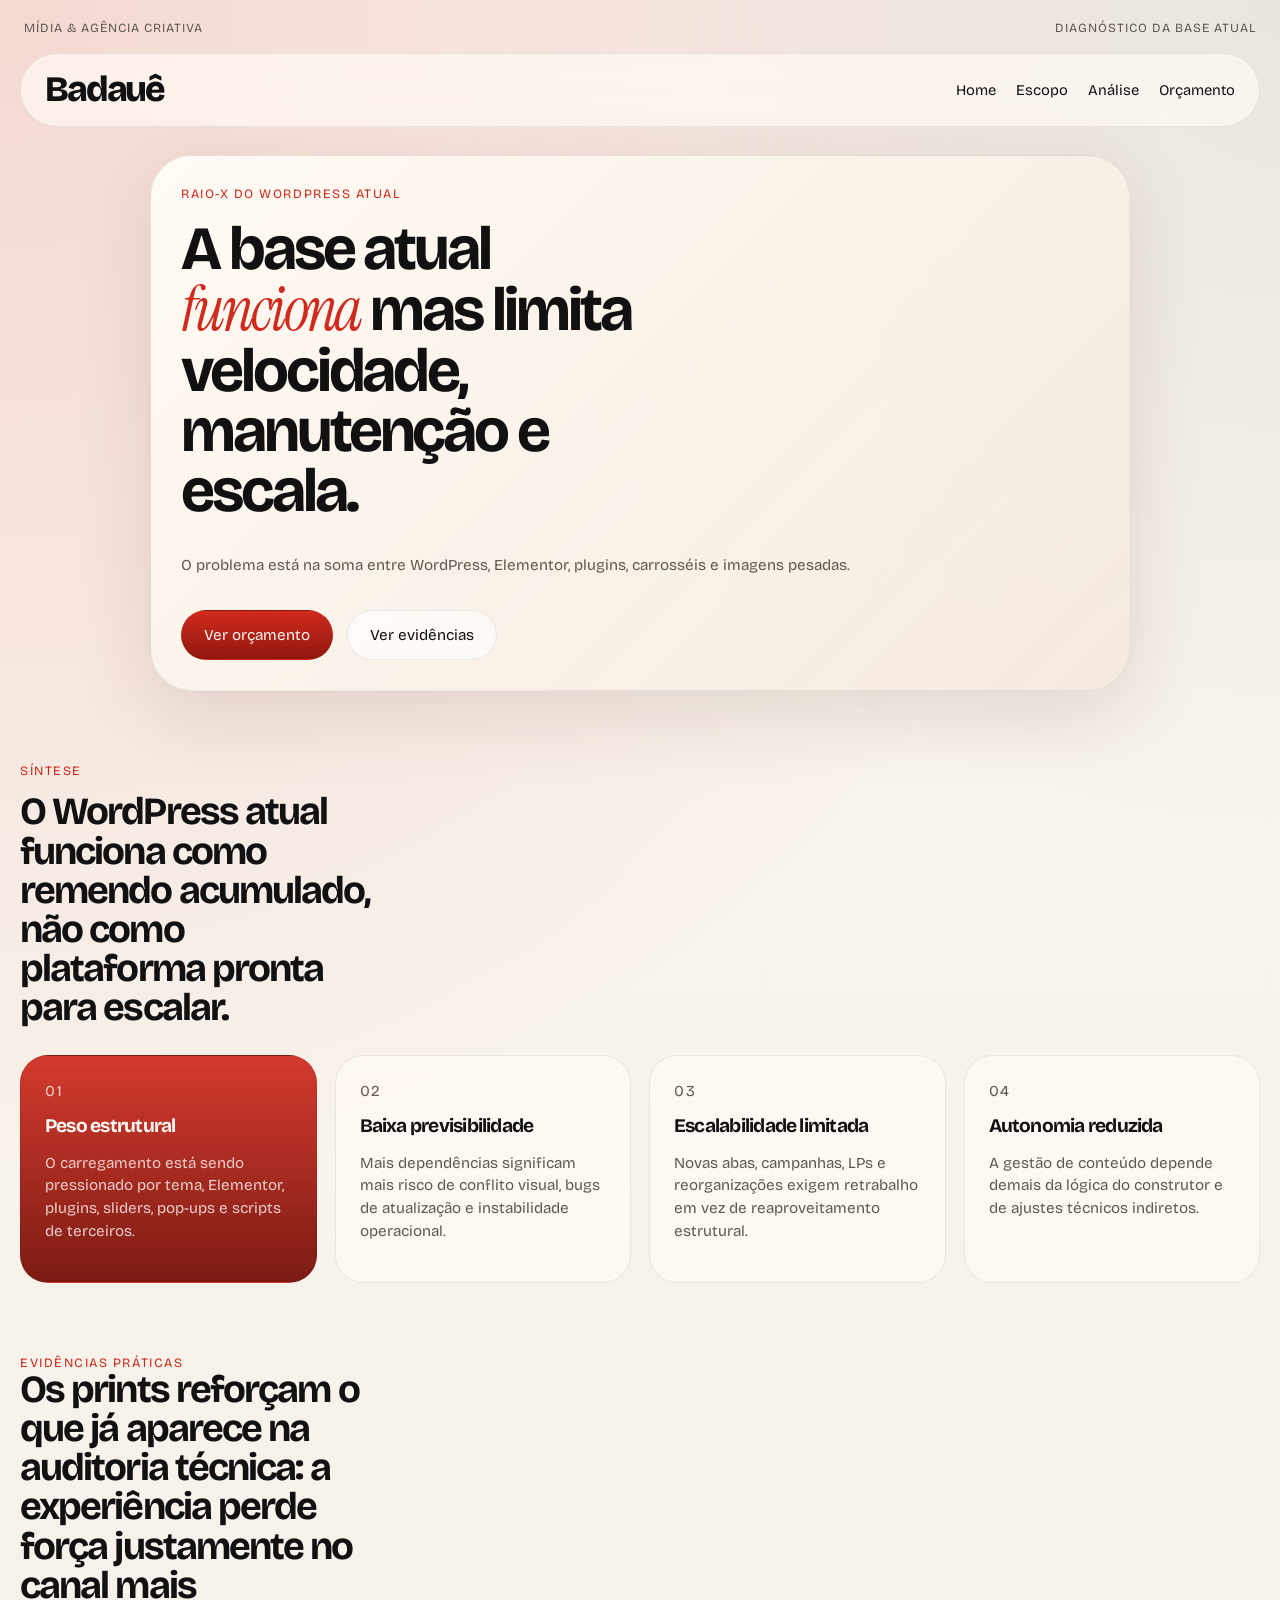
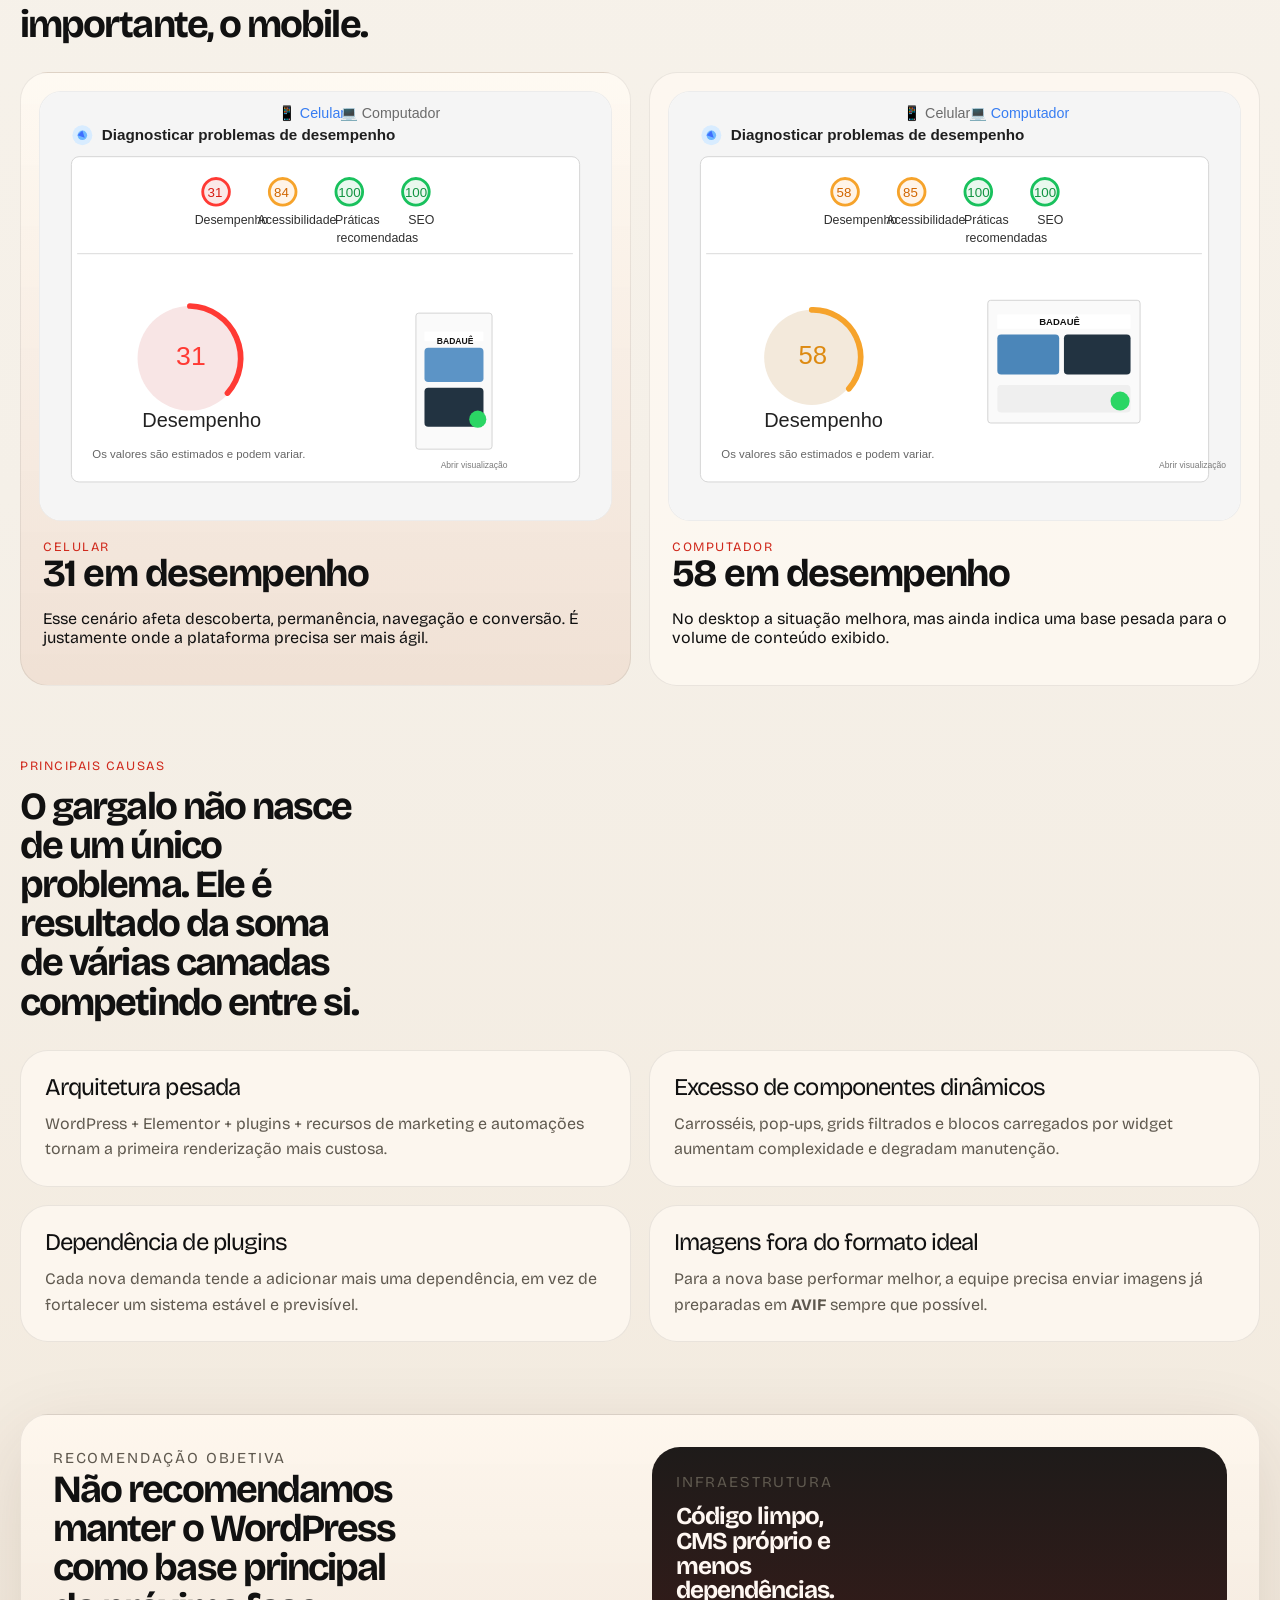
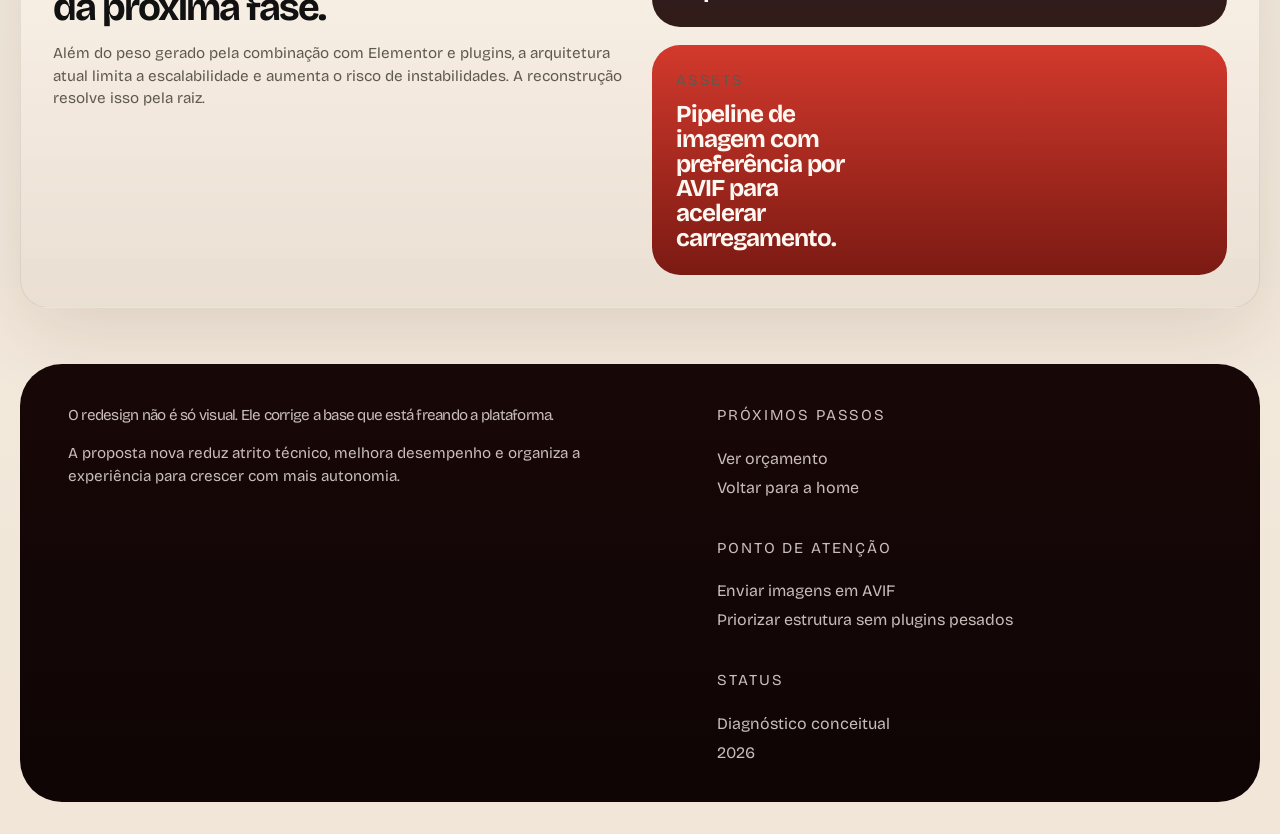
<file: analise.html>
<!DOCTYPE html>
<html lang="pt-BR">
  <head>
    <meta charset="UTF-8" />
    <meta name="viewport" content="width=device-width, initial-scale=1.0" />
    <title>Análise do Site Atual - Badauê</title>
    <meta
      name="description"
      content="Diagnóstico do site atual em WordPress: gargalos de performance, limitações de escalabilidade e recomendações para a nova base."
    />
    <link
      rel="icon"
      href="data:image/svg+xml,%3Csvg xmlns='http://www.w3.org/2000/svg' viewBox='0 0 64 64'%3E%3Crect width='64' height='64' rx='14' fill='%23111111'/%3E%3Ctext x='50%25' y='54%25' text-anchor='middle' font-family='Arial' font-size='28' fill='%23fff7f2'%3EB%3C/text%3E%3C/svg%3E"
    />
    <link rel="preconnect" href="https://fonts.googleapis.com" />
    <link rel="preconnect" href="https://fonts.gstatic.com" crossorigin />
    <link
      href="https://fonts.googleapis.com/css2?family=Bricolage+Grotesque:wght@400;500;700;800&family=Instrument+Serif:ital@0;1&display=swap"
      rel="stylesheet"
    />
    <link rel="stylesheet" href="./styles.css" />
  </head>
  <body>
    <div class="page-shell">
      <header class="site-header">
        <div class="eyebrow">
          <span>Mídia & Agência Criativa</span>
          <span>Diagnóstico da base atual</span>
        </div>
        <div class="site-header__bar">
          <a class="site-logo" href="./index.html" aria-label="Badauê">
            <span class="site-logo__mark">Badauê</span>
          </a>
          <button class="menu-toggle" type="button" aria-expanded="false" aria-controls="site-nav">
            Menu
          </button>
          <nav id="site-nav" class="site-nav" aria-label="Principal">
            <a href="./index.html">Home</a>
            <a href="./escopo.html">Escopo</a>
            <a href="./analise.html">Análise</a>
            <a href="./orcamento.html">Orçamento</a>
          </nav>
        </div>
      </header>

      <main>
        <section class="hero hero--inner">
          <div class="hero__copy">
            <p class="section-kicker">Raio-x do WordPress atual</p>
            <h1>
              A base atual
              <span>funciona</span>
              mas limita velocidade, manutenção e escala.
            </h1>
            <p class="hero__lede">
              O problema está na soma entre WordPress, Elementor, plugins, carrosséis e imagens pesadas.
            </p>
            <div class="hero__actions">
              <a class="button button--primary" href="./orcamento.html">Ver orçamento</a>
              <a class="button button--ghost" href="#evidencias">Ver evidências</a>
            </div>
          </div>
        </section>

        <section class="section">
          <div class="section__intro">
            <p class="section-kicker">Síntese</p>
            <h2>O WordPress atual funciona como remendo acumulado, não como plataforma pronta para escalar.</h2>
          </div>
          <div class="entry-grid">
            <article class="entry-card entry-card--accent">
              <p class="entry-card__index">01</p>
              <h3>Peso estrutural</h3>
              <p>O carregamento está sendo pressionado por tema, Elementor, plugins, sliders, pop-ups e scripts de terceiros.</p>
            </article>
            <article class="entry-card">
              <p class="entry-card__index">02</p>
              <h3>Baixa previsibilidade</h3>
              <p>Mais dependências significam mais risco de conflito visual, bugs de atualização e instabilidade operacional.</p>
            </article>
            <article class="entry-card">
              <p class="entry-card__index">03</p>
              <h3>Escalabilidade limitada</h3>
              <p>Novas abas, campanhas, LPs e reorganizações exigem retrabalho em vez de reaproveitamento estrutural.</p>
            </article>
            <article class="entry-card">
              <p class="entry-card__index">04</p>
              <h3>Autonomia reduzida</h3>
              <p>A gestão de conteúdo depende demais da lógica do construtor e de ajustes técnicos indiretos.</p>
            </article>
          </div>
        </section>

        <section class="section" id="evidencias">
          <div class="section__intro section__intro--split">
            <div>
              <p class="section-kicker">Evidências práticas</p>
              <h2>Os prints reforçam o que já aparece na auditoria técnica: a experiência perde força justamente no canal mais importante, o mobile.</h2>
            </div>
          </div>
          <div class="audit-grid">
            <article class="audit-card audit-card--spotlight">
              <div class="audit-card__media">
                <img src="./assets/lighthouse-mobile.svg" alt="Print de Lighthouse mobile com nota 31" />
              </div>
              <div class="audit-card__content">
                <p class="section-kicker">Celular</p>
                <h3>31 em desempenho</h3>
                <p>Esse cenário afeta descoberta, permanência, navegação e conversão. É justamente onde a plataforma precisa ser mais ágil.</p>
              </div>
            </article>
            <article class="audit-card">
              <div class="audit-card__media">
                <img src="./assets/lighthouse-desktop.svg" alt="Print de Lighthouse desktop com nota 58" />
              </div>
              <div class="audit-card__content">
                <p class="section-kicker">Computador</p>
                <h3>58 em desempenho</h3>
                <p>No desktop a situação melhora, mas ainda indica uma base pesada para o volume de conteúdo exibido.</p>
              </div>
            </article>
          </div>
        </section>

        <section class="section">
          <div class="section__intro">
            <p class="section-kicker">Principais causas</p>
            <h2>O gargalo não nasce de um único problema. Ele é resultado da soma de várias camadas competindo entre si.</h2>
          </div>
          <div class="problem-list">
            <article class="problem-item">
              <span>Arquitetura pesada</span>
              <p>WordPress + Elementor + plugins + recursos de marketing e automações tornam a primeira renderização mais custosa.</p>
            </article>
            <article class="problem-item">
              <span>Excesso de componentes dinâmicos</span>
              <p>Carrosséis, pop-ups, grids filtrados e blocos carregados por widget aumentam complexidade e degradam manutenção.</p>
            </article>
            <article class="problem-item">
              <span>Dependência de plugins</span>
              <p>Cada nova demanda tende a adicionar mais uma dependência, em vez de fortalecer um sistema estável e previsível.</p>
            </article>
            <article class="problem-item">
              <span>Imagens fora do formato ideal</span>
              <p>Para a nova base performar melhor, a equipe precisa enviar imagens já preparadas em <strong>AVIF</strong> sempre que possível.</p>
            </article>
          </div>
        </section>

        <section class="section">
          <div class="education-panel">
            <div class="education-panel__copy">
              <p class="section-kicker">Recomendação objetiva</p>
              <h2>Não recomendamos manter o WordPress como base principal da próxima fase.</h2>
              <p>
                Além do peso gerado pela combinação com Elementor e plugins, a arquitetura atual limita a escalabilidade e aumenta
                o risco de instabilidades. A reconstrução resolve isso pela raiz.
              </p>
            </div>
            <div class="education-panel__stack">
              <article class="paper-card">
                <p class="paper-card__meta">Infraestrutura</p>
                <h3>Código limpo, CMS próprio e menos dependências.</h3>
              </article>
              <article class="paper-card paper-card--alt">
                <p class="paper-card__meta">Assets</p>
                <h3>Pipeline de imagem com preferência por AVIF para acelerar carregamento.</h3>
              </article>
            </div>
          </div>
        </section>
      </main>

      <footer class="site-footer">
        <div class="site-footer__brand">
          <p class="site-footer__title">O redesign não é só visual. Ele corrige a base que está freando a plataforma.</p>
          <p>
            A proposta nova reduz atrito técnico, melhora desempenho e organiza a experiência para crescer com mais autonomia.
          </p>
        </div>
        <div class="site-footer__columns">
          <div>
            <p class="site-footer__label">Próximos passos</p>
            <a href="./orcamento.html">Ver orçamento</a>
            <a href="./index.html">Voltar para a home</a>
          </div>
          <div>
            <p class="site-footer__label">Ponto de atenção</p>
            <span>Enviar imagens em AVIF</span>
            <span>Priorizar estrutura sem plugins pesados</span>
          </div>
          <div>
            <p class="site-footer__label">Status</p>
            <span>Diagnóstico conceitual</span>
            <span id="year"></span>
          </div>
        </div>
      </footer>
    </div>
    <script src="./script.js"></script>
  </body>
</html>
</file>
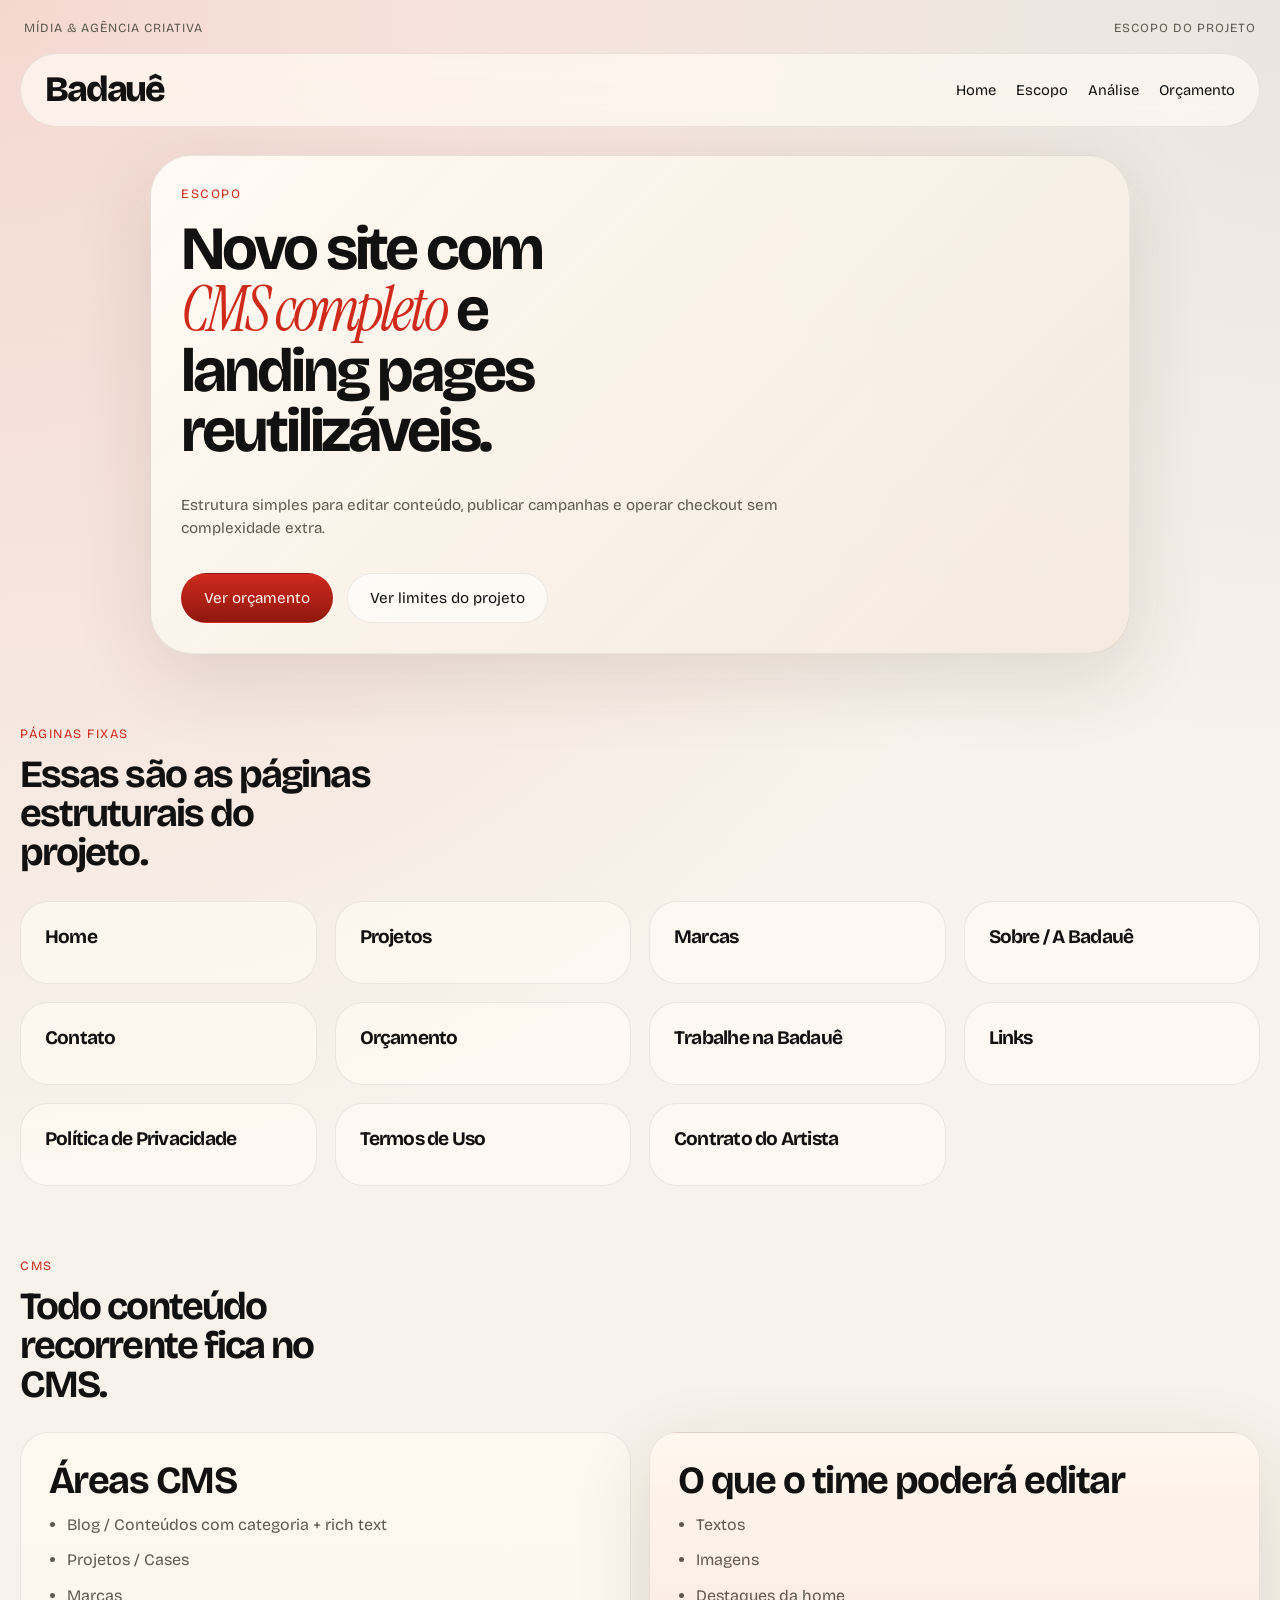
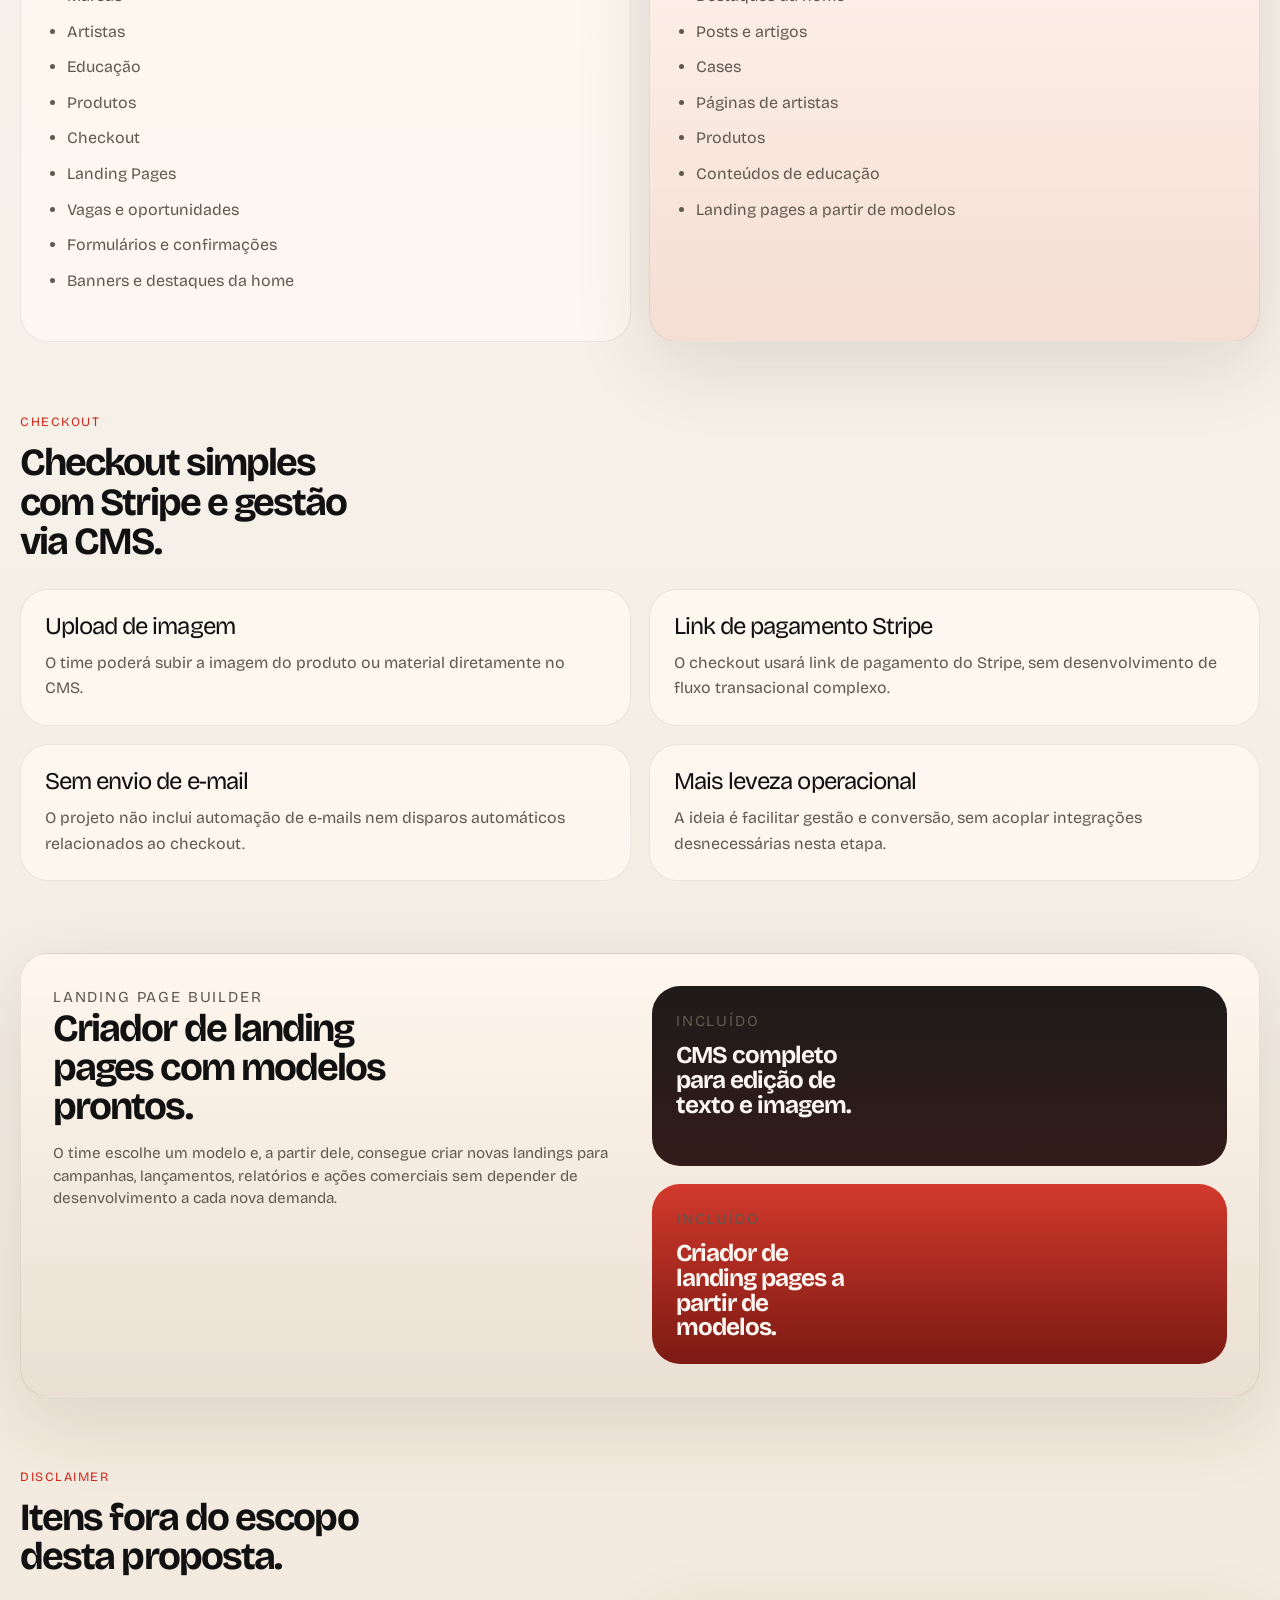
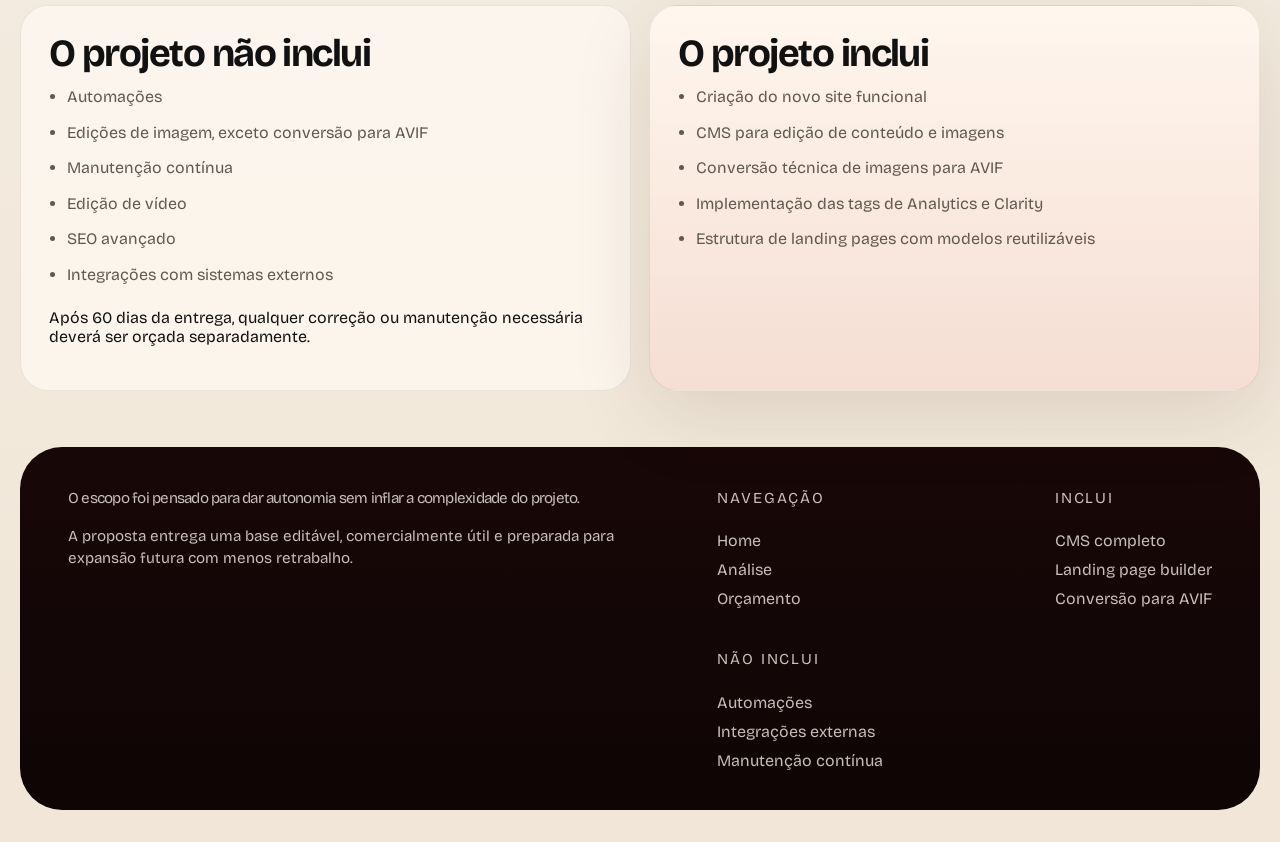
<file: escopo.html>
<!DOCTYPE html>
<html lang="pt-BR">
  <head>
    <meta charset="UTF-8" />
    <meta name="viewport" content="width=device-width, initial-scale=1.0" />
    <title>Escopo - Badauê</title>
    <meta
      name="description"
      content="Escopo do novo site da Badauê: páginas, CMS, checkout, criador de landing pages e limites do projeto."
    />
    <link
      rel="icon"
      href="data:image/svg+xml,%3Csvg xmlns='http://www.w3.org/2000/svg' viewBox='0 0 64 64'%3E%3Crect width='64' height='64' rx='14' fill='%23111111'/%3E%3Ctext x='50%25' y='54%25' text-anchor='middle' font-family='Arial' font-size='28' fill='%23fff7f2'%3EB%3C/text%3E%3C/svg%3E"
    />
    <link rel="preconnect" href="https://fonts.googleapis.com" />
    <link rel="preconnect" href="https://fonts.gstatic.com" crossorigin />
    <link
      href="https://fonts.googleapis.com/css2?family=Bricolage+Grotesque:wght@400;500;700;800&family=Instrument+Serif:ital@0;1&display=swap"
      rel="stylesheet"
    />
    <link rel="stylesheet" href="./styles.css" />
  </head>
  <body>
    <div class="page-shell">
      <header class="site-header">
        <div class="eyebrow">
          <span>Mídia & Agência Criativa</span>
          <span>Escopo do projeto</span>
        </div>
        <div class="site-header__bar">
          <a class="site-logo" href="./index.html" aria-label="Badauê">
            <span class="site-logo__mark">Badauê</span>
          </a>
          <button class="menu-toggle" type="button" aria-expanded="false" aria-controls="site-nav">
            Menu
          </button>
          <nav id="site-nav" class="site-nav" aria-label="Principal">
            <a href="./index.html">Home</a>
            <a href="./escopo.html">Escopo</a>
            <a href="./analise.html">Análise</a>
            <a href="./orcamento.html">Orçamento</a>
          </nav>
        </div>
      </header>

      <main>
        <section class="hero hero--inner">
          <div class="hero__copy">
            <p class="section-kicker">Escopo</p>
            <h1>
              Novo site com
              <span>CMS completo</span>
              e landing pages reutilizáveis.
            </h1>
            <p class="hero__lede">
              Estrutura simples para editar conteúdo, publicar campanhas e operar checkout sem complexidade extra.
            </p>
            <div class="hero__actions">
              <a class="button button--primary" href="./orcamento.html">Ver orçamento</a>
              <a class="button button--ghost" href="#disclaimer">Ver limites do projeto</a>
            </div>
          </div>
        </section>

        <section class="section">
          <div class="section__intro">
            <p class="section-kicker">Páginas fixas</p>
            <h2>Essas são as páginas estruturais do projeto.</h2>
          </div>
          <div class="entry-grid">
            <article class="entry-card"><h3>Home</h3></article>
            <article class="entry-card"><h3>Projetos</h3></article>
            <article class="entry-card"><h3>Marcas</h3></article>
            <article class="entry-card"><h3>Sobre / A Badauê</h3></article>
            <article class="entry-card"><h3>Contato</h3></article>
            <article class="entry-card"><h3>Orçamento</h3></article>
            <article class="entry-card"><h3>Trabalhe na Badauê</h3></article>
            <article class="entry-card"><h3>Links</h3></article>
            <article class="entry-card"><h3>Política de Privacidade</h3></article>
            <article class="entry-card"><h3>Termos de Uso</h3></article>
            <article class="entry-card"><h3>Contrato do Artista</h3></article>
          </div>
        </section>

        <section class="section">
          <div class="section__intro">
            <p class="section-kicker">CMS</p>
            <h2>Todo conteúdo recorrente fica no CMS.</h2>
          </div>
          <div class="pricing-grid">
            <article class="pricing-card">
              <h2>Áreas CMS</h2>
              <ul class="scope-list">
                <li>Blog / Conteúdos com categoria + rich text</li>
                <li>Projetos / Cases</li>
                <li>Marcas</li>
                <li>Artistas</li>
                <li>Educação</li>
                <li>Produtos</li>
                <li>Checkout</li>
                <li>Landing Pages</li>
                <li>Vagas e oportunidades</li>
                <li>Formulários e confirmações</li>
                <li>Banners e destaques da home</li>
              </ul>
            </article>
            <article class="pricing-card pricing-card--featured">
              <h2>O que o time poderá editar</h2>
              <ul class="scope-list">
                <li>Textos</li>
                <li>Imagens</li>
                <li>Destaques da home</li>
                <li>Posts e artigos</li>
                <li>Cases</li>
                <li>Páginas de artistas</li>
                <li>Produtos</li>
                <li>Conteúdos de educação</li>
                <li>Landing pages a partir de modelos</li>
              </ul>
            </article>
          </div>
        </section>

        <section class="section">
          <div class="section__intro">
            <p class="section-kicker">Checkout</p>
            <h2>Checkout simples com Stripe e gestão via CMS.</h2>
          </div>
          <div class="problem-list">
            <article class="problem-item">
              <span>Upload de imagem</span>
              <p>O time poderá subir a imagem do produto ou material diretamente no CMS.</p>
            </article>
            <article class="problem-item">
              <span>Link de pagamento Stripe</span>
              <p>O checkout usará link de pagamento do Stripe, sem desenvolvimento de fluxo transacional complexo.</p>
            </article>
            <article class="problem-item">
              <span>Sem envio de e-mail</span>
              <p>O projeto não inclui automação de e-mails nem disparos automáticos relacionados ao checkout.</p>
            </article>
            <article class="problem-item">
              <span>Mais leveza operacional</span>
              <p>A ideia é facilitar gestão e conversão, sem acoplar integrações desnecessárias nesta etapa.</p>
            </article>
          </div>
        </section>

        <section class="section">
          <div class="education-panel">
            <div class="education-panel__copy">
              <p class="section-kicker">Landing page builder</p>
              <h2>Criador de landing pages com modelos prontos.</h2>
              <p>
                O time escolhe um modelo e, a partir dele, consegue criar novas landings para campanhas, lançamentos,
                relatórios e ações comerciais sem depender de desenvolvimento a cada nova demanda.
              </p>
            </div>
            <div class="education-panel__stack">
              <article class="paper-card">
                <p class="paper-card__meta">Incluído</p>
                <h3>CMS completo para edição de texto e imagem.</h3>
              </article>
              <article class="paper-card paper-card--alt">
                <p class="paper-card__meta">Incluído</p>
                <h3>Criador de landing pages a partir de modelos.</h3>
              </article>
            </div>
          </div>
        </section>

        <section class="section" id="disclaimer">
          <div class="section__intro">
            <p class="section-kicker">Disclaimer</p>
            <h2>Itens fora do escopo desta proposta.</h2>
          </div>
          <div class="pricing-grid">
            <article class="pricing-card">
              <h2>O projeto não inclui</h2>
              <ul class="scope-list">
                <li>Automações</li>
                <li>Edições de imagem, exceto conversão para AVIF</li>
                <li>Manutenção contínua</li>
                <li>Edição de vídeo</li>
                <li>SEO avançado</li>
                <li>Integrações com sistemas externos</li>
              </ul>
              <p>
                Após 60 dias da entrega, qualquer correção ou manutenção necessária deverá ser orçada separadamente.
              </p>
            </article>
            <article class="pricing-card pricing-card--featured">
              <h2>O projeto inclui</h2>
              <ul class="scope-list">
                <li>Criação do novo site funcional</li>
                <li>CMS para edição de conteúdo e imagens</li>
                <li>Conversão técnica de imagens para AVIF</li>
                <li>Implementação das tags de Analytics e Clarity</li>
                <li>Estrutura de landing pages com modelos reutilizáveis</li>
              </ul>
            </article>
          </div>
        </section>
      </main>

      <footer class="site-footer">
        <div class="site-footer__brand">
          <p class="site-footer__title">O escopo foi pensado para dar autonomia sem inflar a complexidade do projeto.</p>
          <p>
            A proposta entrega uma base editável, comercialmente útil e preparada para expansão futura com menos
            retrabalho.
          </p>
        </div>
        <div class="site-footer__columns">
          <div>
            <p class="site-footer__label">Navegação</p>
            <a href="./index.html">Home</a>
            <a href="./analise.html">Análise</a>
            <a href="./orcamento.html">Orçamento</a>
          </div>
          <div>
            <p class="site-footer__label">Inclui</p>
            <span>CMS completo</span>
            <span>Landing page builder</span>
            <span>Conversão para AVIF</span>
          </div>
          <div>
            <p class="site-footer__label">Não inclui</p>
            <span>Automações</span>
            <span>Integrações externas</span>
            <span>Manutenção contínua</span>
          </div>
        </div>
      </footer>
    </div>
    <script src="./script.js"></script>
  </body>
</html>
</file>
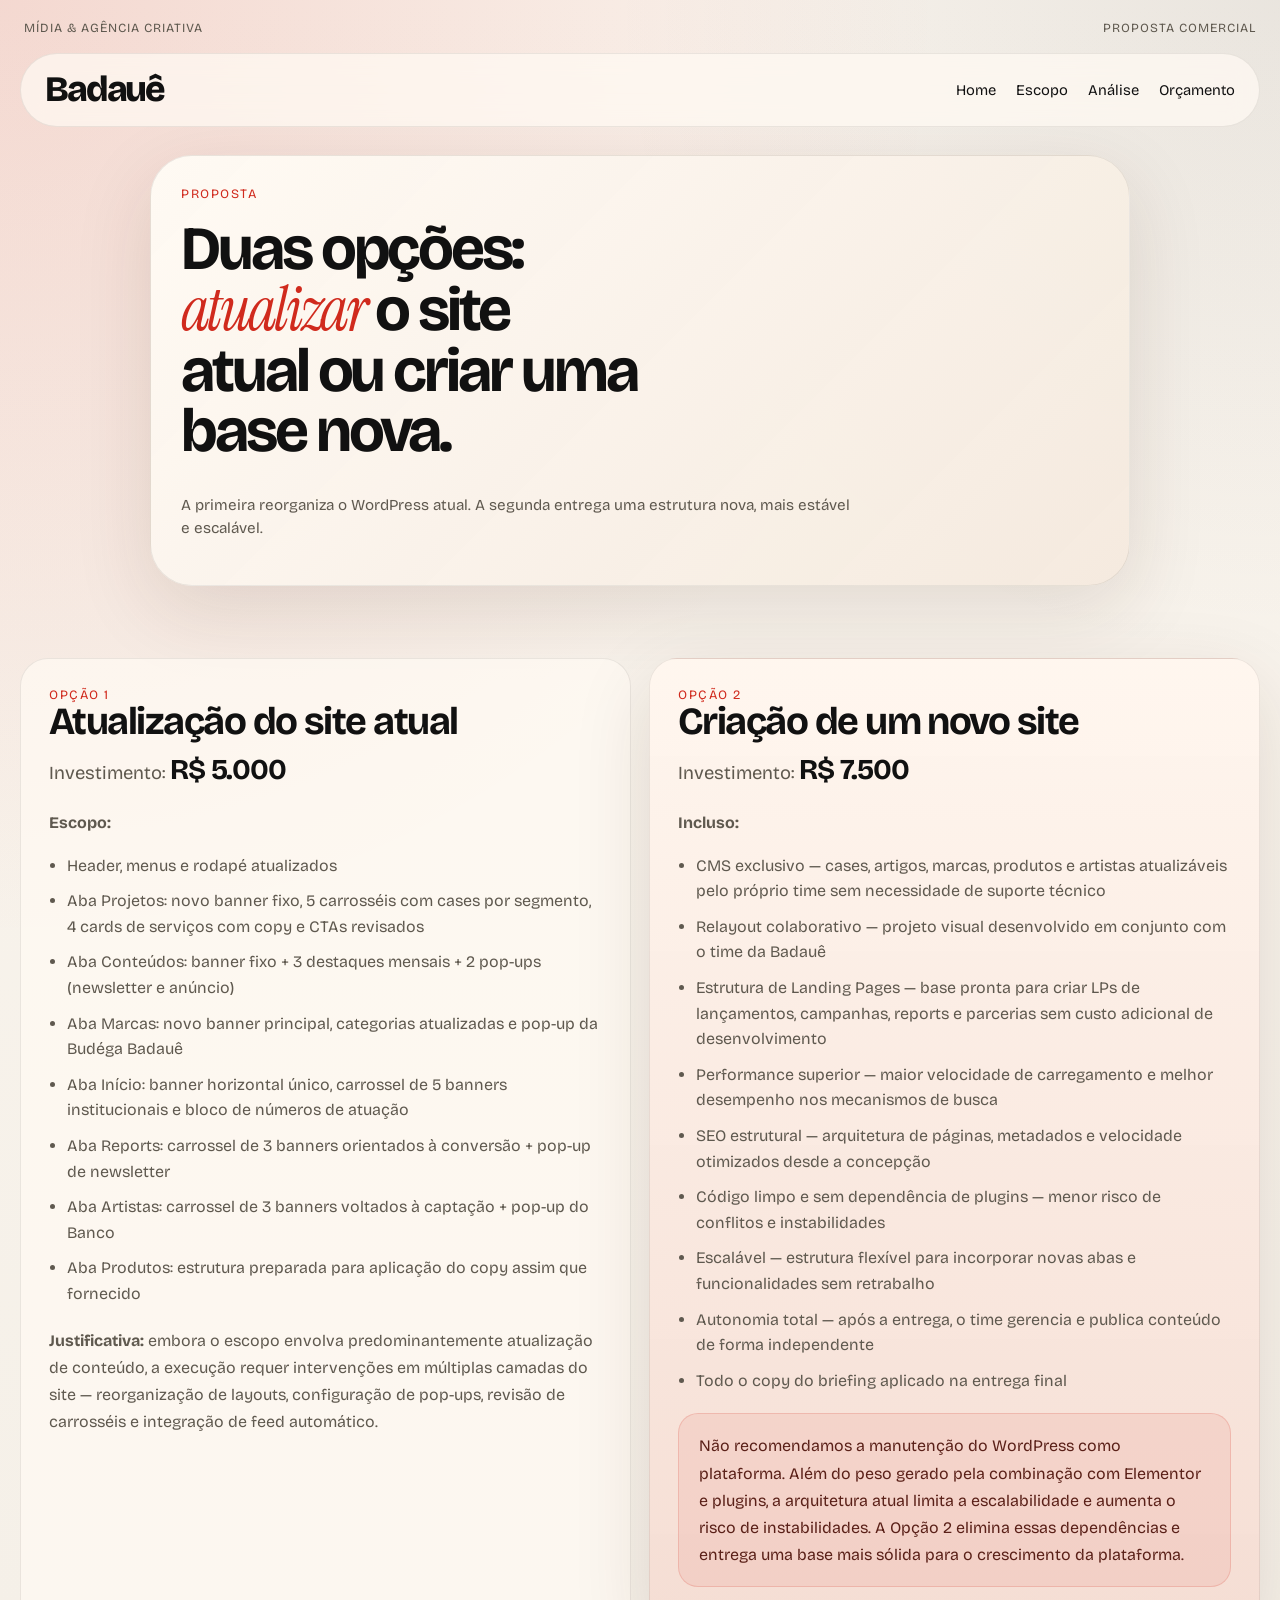
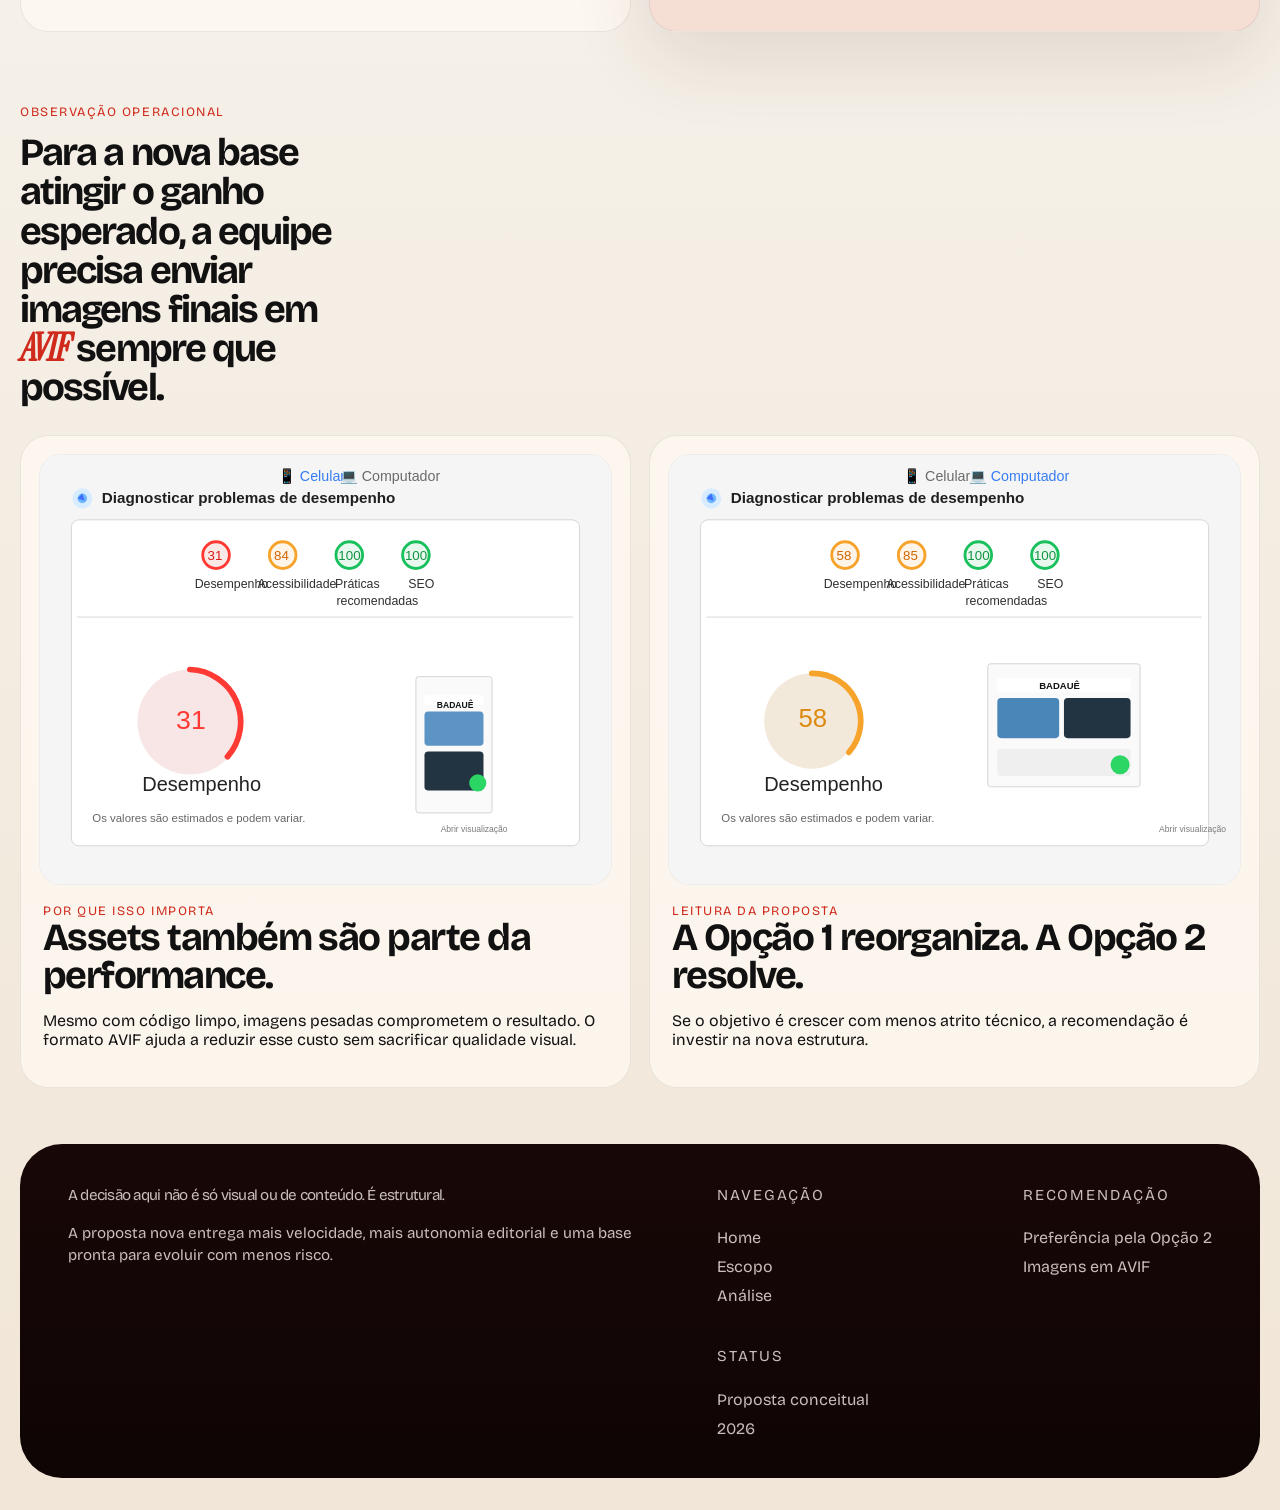
<file: orcamento.html>
<!DOCTYPE html>
<html lang="pt-BR">
  <head>
    <meta charset="UTF-8" />
    <meta name="viewport" content="width=device-width, initial-scale=1.0" />
    <title>Orçamento - Badauê</title>
    <meta
      name="description"
      content="Proposta com duas opções para a Badauê: atualização do site atual ou construção de uma nova plataforma."
    />
    <link
      rel="icon"
      href="data:image/svg+xml,%3Csvg xmlns='http://www.w3.org/2000/svg' viewBox='0 0 64 64'%3E%3Crect width='64' height='64' rx='14' fill='%23111111'/%3E%3Ctext x='50%25' y='54%25' text-anchor='middle' font-family='Arial' font-size='28' fill='%23fff7f2'%3EB%3C/text%3E%3C/svg%3E"
    />
    <link rel="preconnect" href="https://fonts.googleapis.com" />
    <link rel="preconnect" href="https://fonts.gstatic.com" crossorigin />
    <link
      href="https://fonts.googleapis.com/css2?family=Bricolage+Grotesque:wght@400;500;700;800&family=Instrument+Serif:ital@0;1&display=swap"
      rel="stylesheet"
    />
    <link rel="stylesheet" href="./styles.css" />
  </head>
  <body>
    <div class="page-shell">
      <header class="site-header">
        <div class="eyebrow">
          <span>Mídia & Agência Criativa</span>
          <span>Proposta comercial</span>
        </div>
        <div class="site-header__bar">
          <a class="site-logo" href="./index.html" aria-label="Badauê">
            <span class="site-logo__mark">Badauê</span>
          </a>
          <button class="menu-toggle" type="button" aria-expanded="false" aria-controls="site-nav">
            Menu
          </button>
          <nav id="site-nav" class="site-nav" aria-label="Principal">
            <a href="./index.html">Home</a>
            <a href="./escopo.html">Escopo</a>
            <a href="./analise.html">Análise</a>
            <a href="./orcamento.html">Orçamento</a>
          </nav>
        </div>
      </header>

      <main>
        <section class="hero hero--inner">
          <div class="hero__copy">
            <p class="section-kicker">Proposta</p>
            <h1>
              Duas opções:
              <span>atualizar</span>
              o site atual ou criar uma base nova.
            </h1>
            <p class="hero__lede">
              A primeira reorganiza o WordPress atual. A segunda entrega uma estrutura nova, mais estável e escalável.
            </p>
          </div>
        </section>

        <section class="section pricing">
          <div class="pricing-grid">
            <article class="pricing-card">
              <p class="section-kicker">Opção 1</p>
              <h2>Atualização do site atual</h2>
              <p class="pricing-card__price">Investimento: <strong>R$ 5.000</strong></p>
              <div class="pricing-card__content">
                <p><strong>Escopo:</strong></p>
                <ul class="scope-list">
                  <li>Header, menus e rodapé atualizados</li>
                  <li>Aba Projetos: novo banner fixo, 5 carrosséis com cases por segmento, 4 cards de serviços com copy e CTAs revisados</li>
                  <li>Aba Conteúdos: banner fixo + 3 destaques mensais + 2 pop-ups (newsletter e anúncio)</li>
                  <li>Aba Marcas: novo banner principal, categorias atualizadas e pop-up da Budéga Badauê</li>
                  <li>Aba Início: banner horizontal único, carrossel de 5 banners institucionais e bloco de números de atuação</li>
                  <li>Aba Reports: carrossel de 3 banners orientados à conversão + pop-up de newsletter</li>
                  <li>Aba Artistas: carrossel de 3 banners voltados à captação + pop-up do Banco</li>
                  <li>Aba Produtos: estrutura preparada para aplicação do copy assim que fornecido</li>
                </ul>
                <p>
                  <strong>Justificativa:</strong> embora o escopo envolva predominantemente atualização de conteúdo, a execução requer
                  intervenções em múltiplas camadas do site — reorganização de layouts, configuração de pop-ups, revisão de carrosséis
                  e integração de feed automático.
                </p>
              </div>
            </article>

            <article class="pricing-card pricing-card--featured">
              <p class="section-kicker">Opção 2</p>
              <h2>Criação de um novo site</h2>
              <p class="pricing-card__price">Investimento: <strong>R$ 7.500</strong></p>
              <div class="pricing-card__content">
                <p><strong>Incluso:</strong></p>
                <ul class="scope-list">
                  <li>CMS exclusivo — cases, artigos, marcas, produtos e artistas atualizáveis pelo próprio time sem necessidade de suporte técnico</li>
                  <li>Relayout colaborativo — projeto visual desenvolvido em conjunto com o time da Badauê</li>
                  <li>Estrutura de Landing Pages — base pronta para criar LPs de lançamentos, campanhas, reports e parcerias sem custo adicional de desenvolvimento</li>
                  <li>Performance superior — maior velocidade de carregamento e melhor desempenho nos mecanismos de busca</li>
                  <li>SEO estrutural — arquitetura de páginas, metadados e velocidade otimizados desde a concepção</li>
                  <li>Código limpo e sem dependência de plugins — menor risco de conflitos e instabilidades</li>
                  <li>Escalável — estrutura flexível para incorporar novas abas e funcionalidades sem retrabalho</li>
                  <li>Autonomia total — após a entrega, o time gerencia e publica conteúdo de forma independente</li>
                  <li>Todo o copy do briefing aplicado na entrega final</li>
                </ul>
                <p class="warning-callout">
                  Não recomendamos a manutenção do WordPress como plataforma. Além do peso gerado pela combinação com Elementor e plugins,
                  a arquitetura atual limita a escalabilidade e aumenta o risco de instabilidades. A Opção 2 elimina essas dependências
                  e entrega uma base mais sólida para o crescimento da plataforma.
                </p>
              </div>
            </article>
          </div>
        </section>

        <section class="section">
          <div class="section__intro">
            <p class="section-kicker">Observação operacional</p>
            <h2>Para a nova base atingir o ganho esperado, a equipe precisa enviar imagens finais em <span class="accent-inline">AVIF</span> sempre que possível.</h2>
          </div>
          <div class="audit-grid">
            <article class="audit-card">
              <div class="audit-card__media">
                <img src="./assets/lighthouse-mobile.svg" alt="Print de desempenho mobile" />
              </div>
              <div class="audit-card__content">
                <p class="section-kicker">Por que isso importa</p>
                <h3>Assets também são parte da performance.</h3>
                <p>Mesmo com código limpo, imagens pesadas comprometem o resultado. O formato AVIF ajuda a reduzir esse custo sem sacrificar qualidade visual.</p>
              </div>
            </article>
            <article class="audit-card">
              <div class="audit-card__media">
                <img src="./assets/lighthouse-desktop.svg" alt="Print de desempenho desktop" />
              </div>
              <div class="audit-card__content">
                <p class="section-kicker">Leitura da proposta</p>
                <h3>A Opção 1 reorganiza. A Opção 2 resolve.</h3>
                <p>Se o objetivo é crescer com menos atrito técnico, a recomendação é investir na nova estrutura.</p>
              </div>
            </article>
          </div>
        </section>
      </main>

      <footer class="site-footer">
        <div class="site-footer__brand">
          <p class="site-footer__title">A decisão aqui não é só visual ou de conteúdo. É estrutural.</p>
          <p>
            A proposta nova entrega mais velocidade, mais autonomia editorial e uma base pronta para evoluir com menos risco.
          </p>
        </div>
        <div class="site-footer__columns">
          <div>
            <p class="site-footer__label">Navegação</p>
            <a href="./index.html">Home</a>
            <a href="./escopo.html">Escopo</a>
            <a href="./analise.html">Análise</a>
          </div>
          <div>
            <p class="site-footer__label">Recomendação</p>
            <span>Preferência pela Opção 2</span>
            <span>Imagens em AVIF</span>
          </div>
          <div>
            <p class="site-footer__label">Status</p>
            <span>Proposta conceitual</span>
            <span id="year"></span>
          </div>
        </div>
      </footer>
    </div>
    <script src="./script.js"></script>
  </body>
</html>
</file>
<file: styles.css>
:root {
  --bg: #f5f0e8;
  --bg-strong: #ede4d6;
  --surface: rgba(255, 255, 255, 0.74);
  --surface-strong: #fffaf3;
  --text: #111111;
  --text-muted: #5f594f;
  --accent: #d02a1d;
  --accent-dark: #8f170f;
  --line: rgba(17, 17, 17, 0.1);
  --shadow: 0 24px 80px rgba(64, 34, 18, 0.12);
  --radius-sm: 16px;
  --radius-md: 28px;
  --radius-lg: 42px;
  --max-width: 1240px;
}

* {
  box-sizing: border-box;
}

html {
  scroll-behavior: smooth;
}

body {
  margin: 0;
  font-family: "Bricolage Grotesque", sans-serif;
  color: var(--text);
  background:
    radial-gradient(circle at top left, rgba(208, 42, 29, 0.14), transparent 28%),
    radial-gradient(circle at top right, rgba(17, 17, 17, 0.07), transparent 20%),
    linear-gradient(180deg, #faf5ee 0%, var(--bg) 52%, #f1e6d7 100%);
}

img {
  display: block;
  width: 100%;
  height: auto;
}

a {
  color: inherit;
  text-decoration: none;
}

.page-shell {
  min-height: 100vh;
}

.site-header,
.section,
.site-footer,
.partners-ribbon {
  width: min(calc(100% - 32px), var(--max-width));
  margin: 0 auto;
}

.site-header {
  padding-top: 20px;
}

.eyebrow {
  display: flex;
  justify-content: space-between;
  gap: 16px;
  padding: 0 4px 18px;
  font-size: 0.78rem;
  color: var(--text-muted);
  text-transform: uppercase;
  letter-spacing: 0.08em;
}

.site-header__bar {
  display: flex;
  align-items: center;
  justify-content: space-between;
  gap: 20px;
  padding: 20px 24px;
  background: rgba(255, 250, 243, 0.72);
  border: 1px solid rgba(17, 17, 17, 0.08);
  border-radius: 999px;
  backdrop-filter: blur(14px);
  position: sticky;
  top: 12px;
  z-index: 30;
}

.site-logo__mark {
  font-size: clamp(1.5rem, 2.8vw, 2.4rem);
  font-weight: 800;
  line-height: 0.9;
  letter-spacing: -0.06em;
}

.site-nav {
  display: flex;
  align-items: center;
  gap: 20px;
  font-size: 0.92rem;
}

.site-nav a {
  position: relative;
}

.site-nav a::after {
  content: "";
  position: absolute;
  left: 0;
  bottom: -6px;
  width: 100%;
  height: 1px;
  background: var(--accent);
  transform: scaleX(0);
  transform-origin: left;
  transition: transform 180ms ease;
}

.site-nav a:hover::after,
.site-nav a:focus-visible::after {
  transform: scaleX(1);
}

.menu-toggle {
  display: none;
  border: 0;
  background: none;
  font: inherit;
  color: var(--text);
}

.hero {
  width: min(calc(100% - 32px), var(--max-width));
  margin: 28px auto 0;
  padding: 30px;
  background: linear-gradient(135deg, rgba(255, 251, 245, 0.95), rgba(244, 233, 221, 0.92));
  border: 1px solid rgba(17, 17, 17, 0.08);
  border-radius: var(--radius-lg);
  box-shadow: var(--shadow);
  overflow: clip;
}

.hero--inner {
  max-width: 980px;
}

.hero__copy {
  display: flex;
  flex-direction: column;
  justify-content: space-between;
  gap: 18px;
  max-width: 680px;
}

.hero__visual--stacked {
  grid-template-columns: 1fr;
}

.section-kicker {
  margin: 0;
  font-size: 0.8rem;
  text-transform: uppercase;
  letter-spacing: 0.12em;
  color: var(--accent);
}

.hero h1,
.section h2,
.site-footer__title,
.cta-band h2 {
  margin: 0;
  letter-spacing: -0.05em;
}

.hero h1 {
  max-width: 12ch;
  font-size: clamp(2.2rem, 4.8vw, 4rem);
  line-height: 0.98;
}

.hero h1 span {
  font-family: "Instrument Serif", serif;
  font-style: italic;
  font-weight: 400;
  color: var(--accent);
}

.hero__lede,
.entry-card p,
.story-card span,
.editorial-card p,
.artist-card p,
.education-panel p,
.site-footer p,
.impact-card li,
.metrics__grid span {
  font-size: 0.95rem;
  line-height: 1.5;
  color: var(--text-muted);
}

.hero__actions,
.site-footer__columns {
  display: flex;
  flex-wrap: wrap;
  gap: 14px;
}

.button {
  display: inline-flex;
  align-items: center;
  justify-content: center;
  min-height: 50px;
  padding: 0 22px;
  border-radius: 999px;
  border: 1px solid transparent;
  font-size: 0.95rem;
  transition: transform 180ms ease, background 180ms ease, border-color 180ms ease;
}

.button:hover,
.button:focus-visible,
.text-link:hover,
.text-link:focus-visible {
  transform: translateY(-1px);
}

.button--primary {
  color: #fff7f2;
  background: linear-gradient(180deg, var(--accent), var(--accent-dark));
}

.button--ghost {
  background: rgba(255, 255, 255, 0.6);
  border-color: rgba(17, 17, 17, 0.08);
}

.hero__visual,
.hero__stack,
.showcase-grid,
.editorial-grid,
.artists-grid,
.metrics__grid,
.entry-grid,
.site-footer {
  display: grid;
}

.hero__visual {
  grid-template-columns: 1.15fr 0.85fr;
  gap: 18px;
}

.hero__stack {
  gap: 18px;
}

.feature-card,
.entry-card,
.story-card,
.editorial-card,
.artist-card,
.education-panel,
.quote-panel,
.impact-card,
.paper-card,
.insight-panel {
  border-radius: var(--radius-md);
}

.feature-card {
  position: relative;
  overflow: hidden;
  min-height: 100%;
  background: #c7bbaf;
}

.feature-card img {
  height: 100%;
  min-height: 220px;
  object-fit: cover;
}

.feature-card__content {
  position: absolute;
  inset: auto 0 0;
  padding: 22px;
  color: white;
  background: linear-gradient(180deg, transparent 0%, rgba(16, 10, 8, 0.76) 100%);
}

.feature-card__eyebrow,
.story-card__content p,
.paper-card__meta {
  margin: 0 0 10px;
  font-size: 0.75rem;
  text-transform: uppercase;
  letter-spacing: 0.12em;
}

.feature-card__content h2,
.feature-card__content h3,
.story-card__content h3,
.editorial-card h3,
.artist-card h3,
.paper-card h3 {
  margin: 0;
  line-height: 1.02;
  letter-spacing: -0.04em;
}

.feature-card--main h2 {
  font-size: clamp(1.8rem, 3vw, 3rem);
  max-width: 10ch;
}

.feature-card--secondary h3 {
  font-size: 1.6rem;
  max-width: 10ch;
}

.impact-card {
  padding: 22px;
  background: #151111;
  color: #fff7f2;
}

.insight-panel {
  min-height: 260px;
  padding: 28px;
  display: flex;
  flex-direction: column;
  justify-content: flex-end;
  border: 1px solid rgba(17, 17, 17, 0.08);
}

.insight-panel h2,
.insight-panel h3 {
  margin: 0 0 12px;
  line-height: 0.96;
  letter-spacing: -0.04em;
}

.insight-panel h2 {
  font-size: clamp(2rem, 3.5vw, 3.2rem);
}

.insight-panel h3 {
  font-size: clamp(1.6rem, 2.6vw, 2.4rem);
}

.insight-panel p:last-child {
  margin: 0;
  color: var(--text-muted);
  line-height: 1.6;
}

.insight-panel--warm {
  background:
    radial-gradient(circle at top right, rgba(208, 42, 29, 0.16), transparent 26%),
    linear-gradient(180deg, rgba(255, 250, 243, 0.92), rgba(237, 227, 214, 0.94));
}

.insight-panel--dark {
  background:
    radial-gradient(circle at top right, rgba(208, 42, 29, 0.22), transparent 22%),
    linear-gradient(180deg, rgba(30, 18, 17, 0.98), rgba(16, 10, 10, 1));
  color: #fff7f2;
}

.insight-panel--dark p:last-child {
  color: rgba(255, 247, 242, 0.78);
}

.impact-card__title,
.entry-card__index,
.site-footer__label {
  margin: 0 0 12px;
  font-size: 0.8rem;
  text-transform: uppercase;
  letter-spacing: 0.12em;
}

.impact-card ul {
  margin: 0;
  padding-left: 18px;
  display: grid;
  gap: 12px;
}

.partners-ribbon {
  margin-top: 24px;
  padding: 18px 22px;
  overflow: hidden;
  border-block: 1px solid rgba(17, 17, 17, 0.08);
}

.partners-ribbon__track {
  display: flex;
  flex-wrap: wrap;
  gap: 28px;
  justify-content: center;
  font-size: 0.95rem;
  letter-spacing: 0.08em;
  text-transform: uppercase;
  color: var(--text-muted);
}

.section {
  padding: 72px 0 0;
}

.accent-inline {
  color: var(--accent);
  font-family: "Instrument Serif", serif;
  font-style: italic;
}

.section__intro {
  display: grid;
  gap: 14px;
  margin-bottom: 28px;
}

.section__intro h2,
.metrics__headline h2,
.education-panel__copy h2,
.cta-band h2 {
  max-width: 14ch;
  font-size: clamp(1.7rem, 3vw, 2.7rem);
  line-height: 1.02;
}

.section__intro--split,
.education-panel {
  display: flex;
  align-items: end;
  justify-content: space-between;
  gap: 24px;
}

.entry-grid {
  grid-template-columns: repeat(4, minmax(0, 1fr));
  gap: 18px;
}

.entry-card {
  padding: 24px;
  background: rgba(255, 250, 243, 0.72);
  border: 1px solid rgba(17, 17, 17, 0.08);
}

.entry-card--accent {
  background: linear-gradient(180deg, rgba(208, 42, 29, 0.92), rgba(118, 18, 11, 0.96));
  color: #fff7f2;
}

.entry-card--accent p,
.entry-card--accent a {
  color: rgba(255, 247, 242, 0.8);
}

.entry-card h3,
.metrics__grid strong {
  margin: 0 0 12px;
  font-size: 1.2rem;
  line-height: 1.1;
  letter-spacing: -0.04em;
}

.entry-card a,
.text-link {
  font-size: 0.95rem;
  color: var(--accent);
}

.showcase-grid {
  grid-template-columns: 1.2fr 0.9fr 0.9fr;
  gap: 18px;
}

.story-card {
  position: relative;
  overflow: hidden;
  min-height: 340px;
  background: #dad0c6;
}

.story-card--large {
  grid-row: span 2;
  min-height: 100%;
}

.story-card img {
  position: absolute;
  inset: 0;
  height: 100%;
  object-fit: cover;
}

.story-card__content {
  position: absolute;
  inset: auto 0 0;
  padding: 20px;
  background: linear-gradient(180deg, transparent 0%, rgba(16, 10, 8, 0.86) 100%);
  color: #fff7f2;
}

.quote-panel {
  padding: 32px;
  min-height: 220px;
  display: flex;
  align-items: end;
  background: linear-gradient(180deg, rgba(34, 27, 23, 0.96), rgba(11, 8, 7, 1));
  color: #fff7f2;
}

.quote-panel p {
  margin: 0;
  max-width: 18ch;
  font-size: clamp(1.2rem, 1.8vw, 1.8rem);
  line-height: 1.04;
  letter-spacing: -0.04em;
}

.editorial-grid {
  grid-template-columns: 1.3fr repeat(3, 1fr);
  gap: 18px;
}

.editorial-card {
  min-height: 260px;
  padding: 24px;
  background: rgba(255, 250, 243, 0.72);
  border: 1px solid rgba(17, 17, 17, 0.08);
  display: flex;
  flex-direction: column;
  justify-content: space-between;
}

.editorial-card--featured {
  background:
    linear-gradient(180deg, rgba(255, 250, 243, 0.8), rgba(235, 224, 210, 0.9)),
    radial-gradient(circle at top right, rgba(208, 42, 29, 0.24), transparent 28%),
    linear-gradient(135deg, rgba(255, 255, 255, 0.35), rgba(228, 214, 196, 0.45));
}

.editorial-card__tag {
  display: inline-flex;
  width: fit-content;
  padding: 8px 12px;
  border-radius: 999px;
  background: rgba(17, 17, 17, 0.08);
  font-size: 0.75rem;
  letter-spacing: 0.08em;
  text-transform: uppercase;
}

.editorial-card h3 {
  font-size: clamp(1.15rem, 1.8vw, 1.7rem);
}

.metrics {
  display: grid;
  grid-template-columns: 0.95fr 1.05fr;
  gap: 28px;
  align-items: start;
}

.metrics__grid {
  grid-template-columns: repeat(2, minmax(0, 1fr));
  gap: 18px;
}

.metrics__grid article {
  padding: 24px;
  background: rgba(255, 250, 243, 0.72);
  border: 1px solid rgba(17, 17, 17, 0.08);
  border-radius: var(--radius-md);
}

.metrics__grid strong {
  display: block;
  font-size: clamp(2rem, 3vw, 3rem);
}

.artists-grid {
  grid-template-columns: repeat(3, minmax(0, 1fr));
  gap: 18px;
}

.artist-card {
  overflow: hidden;
  background: rgba(255, 250, 243, 0.72);
  border: 1px solid rgba(17, 17, 17, 0.08);
}

.artist-card__portrait {
  aspect-ratio: 4 / 4.7;
  display: grid;
  place-items: center;
  font-size: clamp(3rem, 5vw, 5rem);
  font-weight: 800;
  letter-spacing: -0.08em;
  color: rgba(255, 247, 242, 0.95);
}

.artist-card__portrait--terracotta {
  background:
    radial-gradient(circle at top right, rgba(255, 255, 255, 0.18), transparent 22%),
    linear-gradient(145deg, #d04b3c, #842116);
}

.artist-card__portrait--charcoal {
  background:
    radial-gradient(circle at top right, rgba(255, 255, 255, 0.12), transparent 22%),
    linear-gradient(145deg, #2f2926, #111111);
}

.artist-card__portrait--sand {
  color: #221714;
  background:
    radial-gradient(circle at top right, rgba(255, 255, 255, 0.3), transparent 22%),
    linear-gradient(145deg, #d8c0a1, #f0e0ca);
}

.artist-card div {
  padding: 18px;
}

.artist-card h3 {
  font-size: 1.2rem;
}

.education-panel {
  align-items: stretch;
  padding: 32px;
  background: linear-gradient(180deg, rgba(255, 247, 238, 0.92), rgba(233, 222, 210, 0.94));
  border: 1px solid rgba(17, 17, 17, 0.08);
  box-shadow: var(--shadow);
}

.education-panel__copy,
.education-panel__stack {
  flex: 1;
}

.education-panel__stack {
  display: grid;
  gap: 18px;
}

.paper-card {
  padding: 24px;
  min-height: 180px;
  background: linear-gradient(180deg, rgba(21, 18, 17, 0.96), rgba(42, 19, 17, 0.96));
  color: #fff7f2;
}

.paper-card--alt {
  background: linear-gradient(180deg, rgba(208, 42, 29, 0.92), rgba(118, 18, 11, 0.96));
}

.paper-card h3 {
  max-width: 11ch;
  font-size: clamp(1.2rem, 1.9vw, 1.8rem);
}

.cta-band {
  text-align: center;
  padding-bottom: 92px;
}

.cta-band h2 {
  max-width: 18ch;
  margin: 0 auto;
}

.site-footer {
  grid-template-columns: 1.2fr 1fr;
  gap: 56px;
  padding: 40px 48px;
  margin-top: 56px;
  margin-bottom: 32px;
  background: linear-gradient(180deg, #180707 0%, #0f0505 100%);
  color: #fff7f2;
  border-radius: var(--radius-lg);
  align-items: start;
}

.site-footer__brand {
  max-width: 38rem;
}

.site-footer__title {
  font-size: clamp(1.5rem, 2.6vw, 2.4rem);
  line-height: 1.02;
}

.site-footer__columns {
  justify-content: space-between;
  align-items: start;
  gap: 40px;
}

.site-footer__columns > div {
  display: grid;
  gap: 10px;
  min-width: 0;
}

.site-footer__columns a,
.site-footer__columns span,
.site-footer p {
  color: rgba(255, 247, 242, 0.76);
}

.audit-grid {
  display: grid;
  grid-template-columns: repeat(2, minmax(0, 1fr));
  gap: 18px;
}

.audit-card,
.pricing-card,
.problem-item {
  border-radius: var(--radius-md);
  background: rgba(255, 250, 243, 0.72);
  border: 1px solid rgba(17, 17, 17, 0.08);
}

.audit-card {
  overflow: hidden;
}

.audit-card--spotlight {
  background: linear-gradient(180deg, rgba(255, 250, 243, 0.9), rgba(239, 224, 211, 0.94));
}

.audit-card__media {
  padding: 18px;
}

.audit-card__media img {
  border-radius: 22px;
  border: 1px solid rgba(17, 17, 17, 0.08);
  background: white;
}

.audit-card__content {
  padding: 0 22px 22px;
}

.audit-card__content h3,
.pricing-card h2,
.problem-item span {
  margin: 0 0 12px;
  line-height: 1;
  letter-spacing: -0.04em;
}

.audit-card__content h3,
.pricing-card h2 {
  font-size: clamp(1.8rem, 3vw, 2.8rem);
}

.problem-list {
  display: grid;
  grid-template-columns: repeat(2, minmax(0, 1fr));
  gap: 18px;
}

.problem-item {
  padding: 24px;
}

.problem-item span {
  display: block;
  font-size: 1.5rem;
}

.problem-item p {
  margin: 0;
  font-size: 1rem;
  line-height: 1.6;
  color: var(--text-muted);
}

.pricing-grid {
  display: grid;
  grid-template-columns: repeat(2, minmax(0, 1fr));
  gap: 18px;
}

.pricing-card {
  padding: 28px;
}

.pricing-card--featured {
  background: linear-gradient(180deg, rgba(255, 246, 238, 0.96), rgba(245, 221, 211, 0.98));
  box-shadow: var(--shadow);
}

.pricing-card__price {
  margin: 0 0 22px;
  font-size: 1.15rem;
  color: var(--text-muted);
}

.pricing-card__price strong {
  color: var(--text);
  font-size: 1.8rem;
  letter-spacing: -0.04em;
}

.pricing-card__content p {
  margin: 0 0 16px;
  font-size: 1rem;
  line-height: 1.7;
  color: var(--text-muted);
}

.scope-list {
  margin: 0 0 20px;
  padding-left: 18px;
  display: grid;
  gap: 10px;
  color: var(--text-muted);
  line-height: 1.6;
}

.warning-callout {
  padding: 18px 20px;
  border-radius: 20px;
  background: rgba(208, 42, 29, 0.08);
  border: 1px solid rgba(208, 42, 29, 0.16);
  color: #5a2018 !important;
}

@media (max-width: 1080px) {
  .hero,
  .metrics,
  .education-panel,
  .site-footer {
    grid-template-columns: 1fr;
  }

  .hero__visual,
  .audit-grid,
  .pricing-grid,
  .problem-list,
  .entry-grid,
  .showcase-grid,
  .editorial-grid,
  .artists-grid {
    grid-template-columns: 1fr 1fr;
  }

  .editorial-card--featured,
  .story-card--large,
  .quote-panel {
    grid-column: span 2;
  }

  .section__intro--split,
  .education-panel {
    flex-direction: column;
    align-items: start;
  }
}

@media (max-width: 760px) {
  .eyebrow {
    display: none;
  }

  .site-header__bar {
    border-radius: 26px;
    padding: 16px 18px;
    flex-wrap: wrap;
  }

  .menu-toggle {
    display: inline-flex;
  }

  .site-nav {
    width: 100%;
    display: none;
    flex-direction: column;
    align-items: flex-start;
    padding-top: 10px;
  }

  .site-nav.is-open {
    display: flex;
  }

  .hero {
    padding: 18px;
    border-radius: 30px;
  }

  .hero__visual,
  .audit-grid,
  .pricing-grid,
  .problem-list,
  .entry-grid,
  .showcase-grid,
  .editorial-grid,
  .artists-grid,
  .metrics__grid {
    grid-template-columns: 1fr;
  }

  .editorial-card--featured,
  .story-card--large,
  .quote-panel {
    grid-column: auto;
  }

  .hero__copy,
  .site-footer__columns {
    gap: 16px;
  }

  .section {
    padding-top: 72px;
  }

  .section__intro h2,
  .metrics__headline h2,
  .education-panel__copy h2,
  .cta-band h2 {
    max-width: 100%;
  }

  .site-footer {
    padding: 28px 24px;
    border-radius: 30px;
  }
}
</file>
